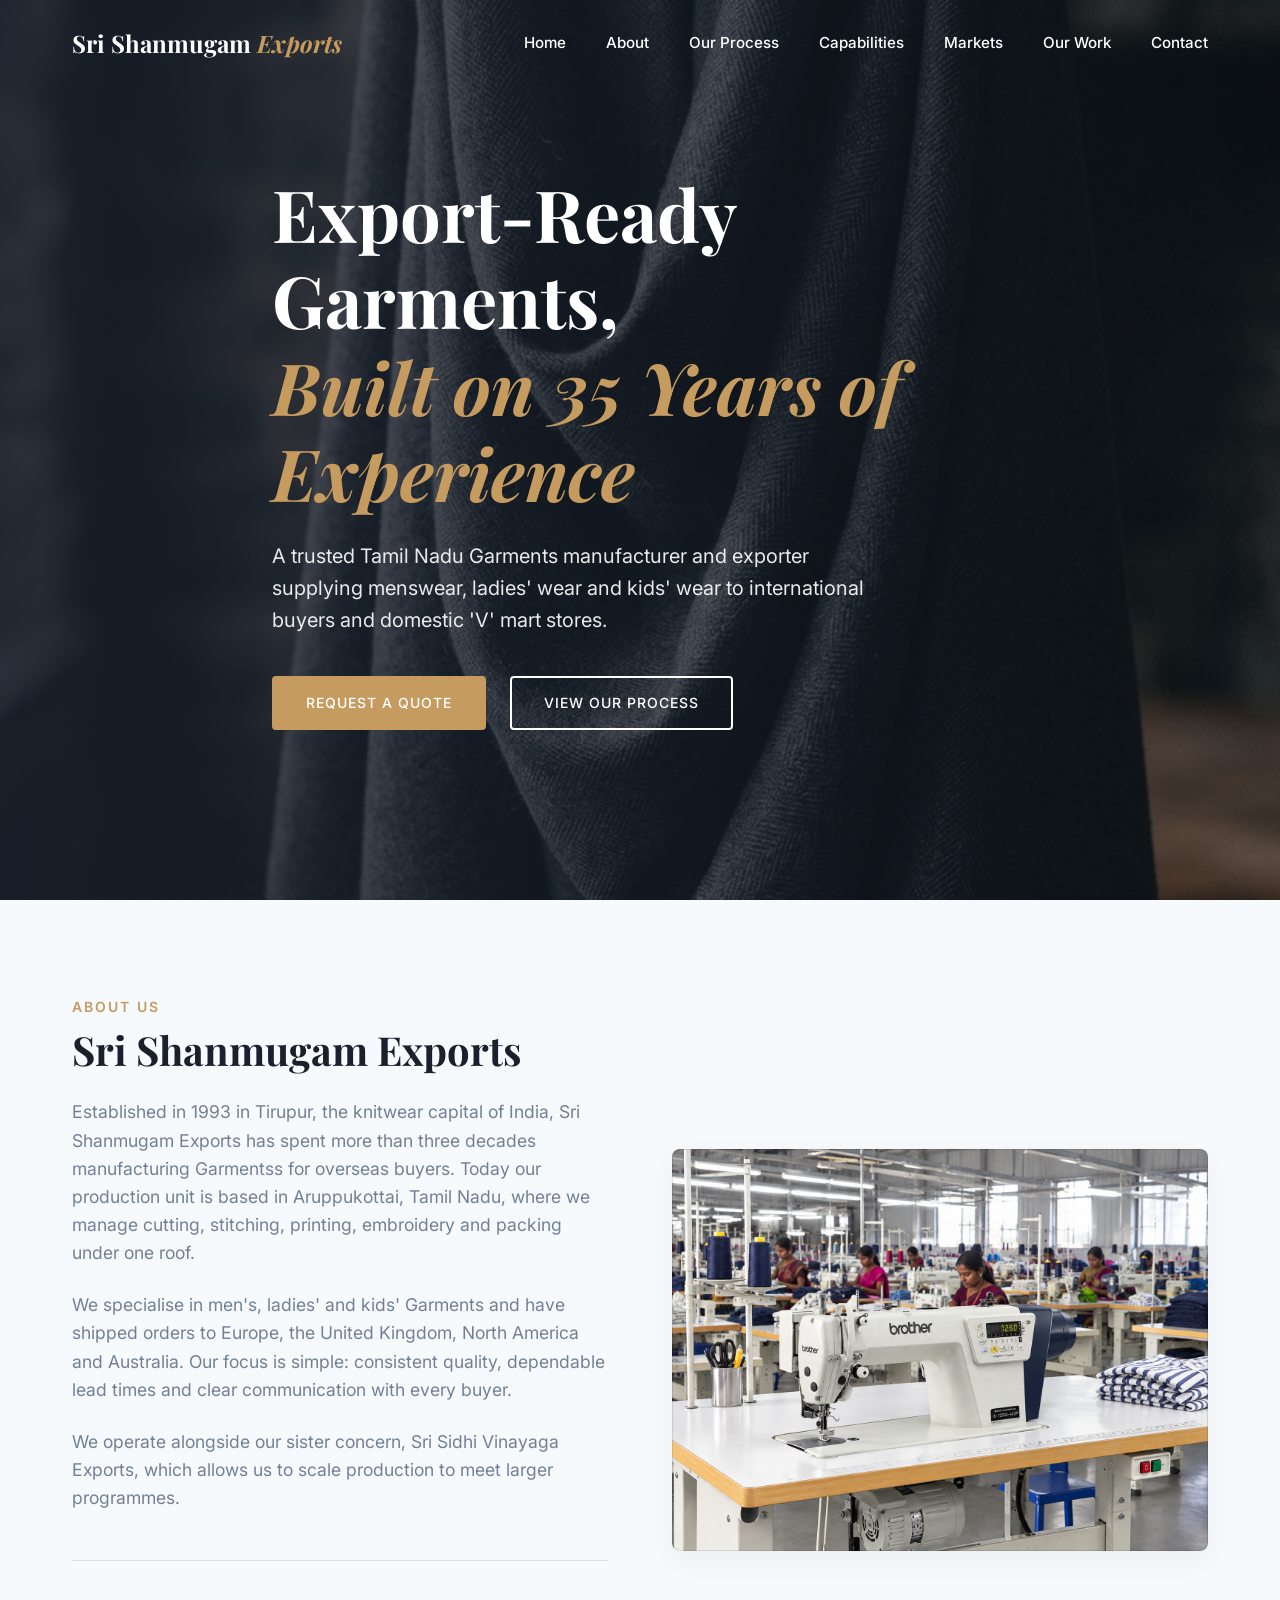
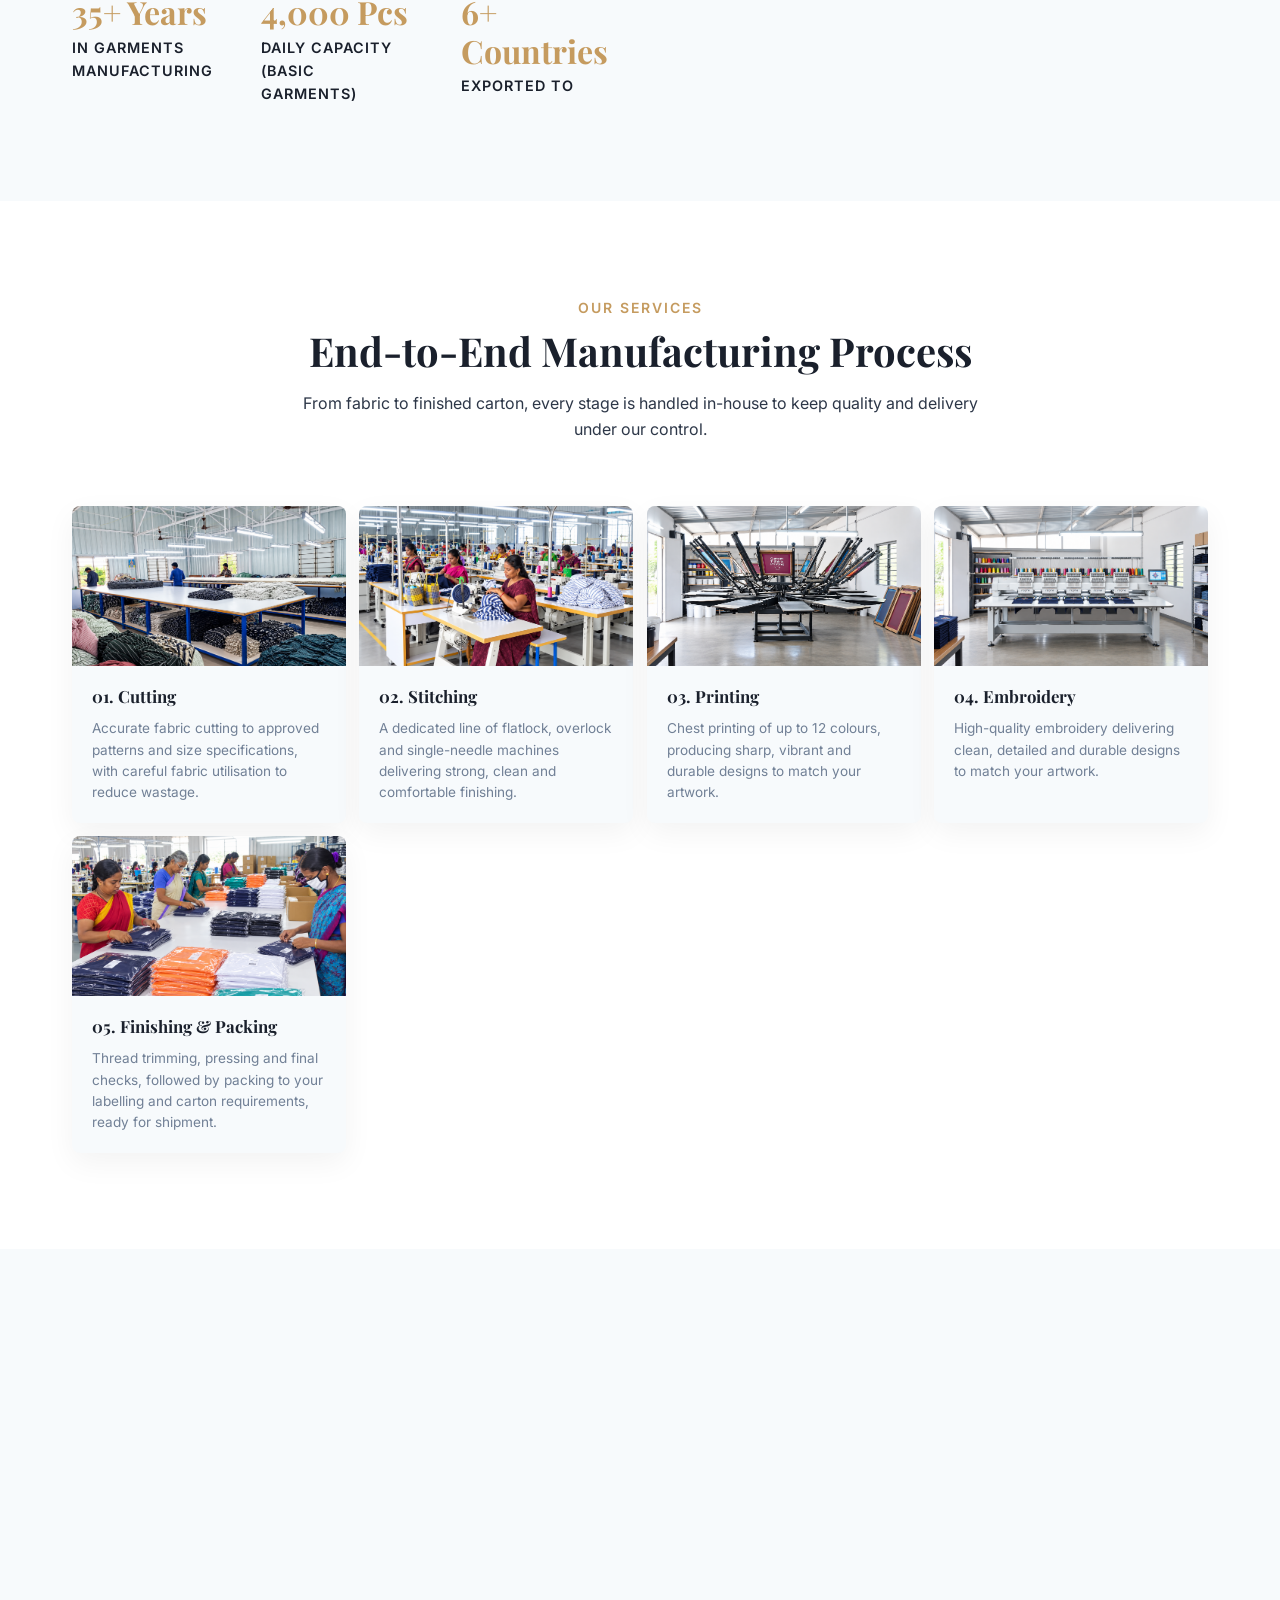
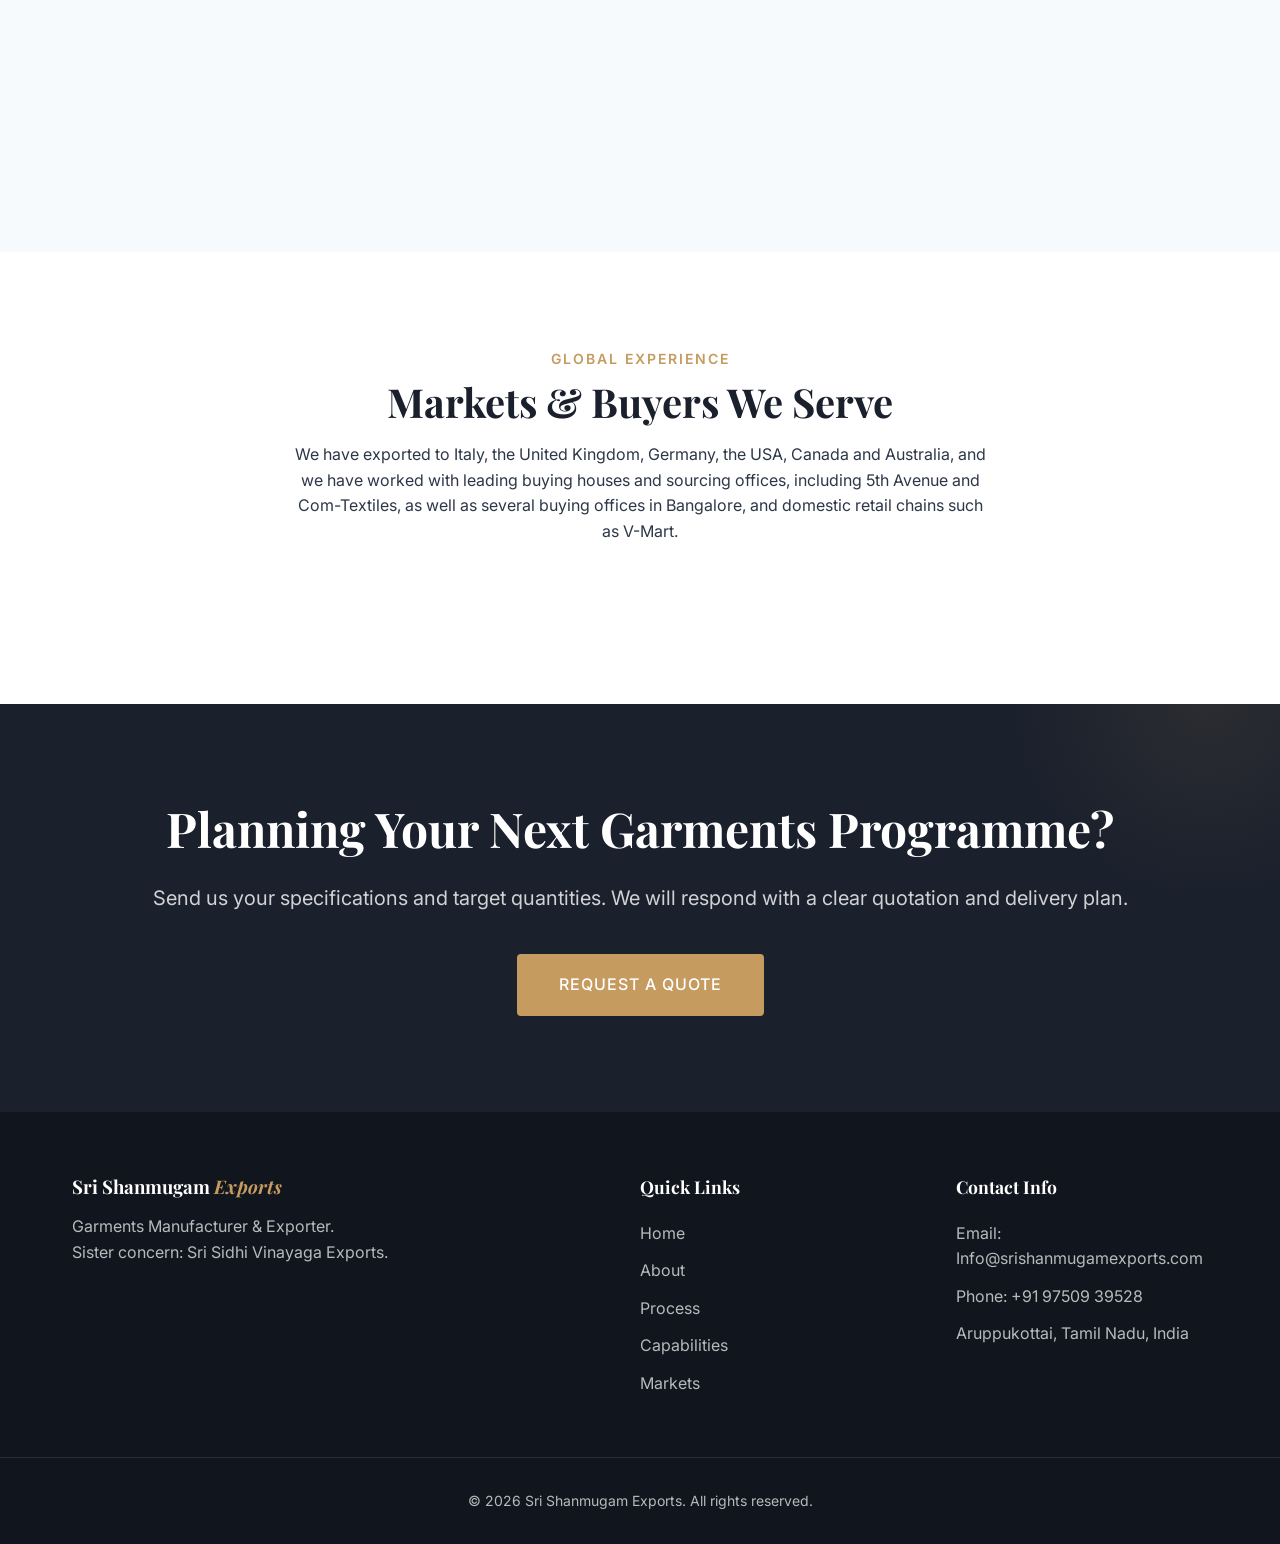
<file: index.html>
<!DOCTYPE html>
<html lang="en">

<head>
    <meta charset="UTF-8">
    <meta name="viewport" content="width=device-width, initial-scale=1.0">
    <title>Sri Shanmugam Exports | Garments Manufacturer & Exporter, Tamil Nadu, India</title>
    <meta name="description" content="Sri Shanmugam Exports is a Tamil Nadu Garments manufacturer and exporter with 30+ years of experience. Menswear, ladies' wear and kids' wear. Capacity of 4,000 Garments per day.">
    <link rel="preconnect" href="https://fonts.googleapis.com">
    <link rel="preconnect" href="https://fonts.gstatic.com" crossorigin>
    <link
        href="https://fonts.googleapis.com/css2?family=Inter:wght@300;400;500;600;700&family=Playfair+Display:ital,wght@0,600;1,600&display=swap"
        rel="stylesheet">
    <link rel="stylesheet" href="styles.css">
</head>

<body>

    <header id="main-header">
        <div class="container header-container">
            <div class="logo">
                <a href="#">Sri Shanmugam <span>Exports</span></a>
            </div>
            <nav>
                <ul class="nav-links">
                    <li><a href="#home">Home</a></li>
                    <li><a href="#about">About</a></li>
                    <li><a href="#process">Our Process</a></li>
                    <li><a href="#capabilities">Capabilities</a></li>
                    <li><a href="#markets">Markets</a></li>
                    <li><a href="gallery.html">Our Work</a></li>
                    <li><a href="contact.html">Contact</a></li>
                </ul>
            </nav>
            <div class="mobile-menu-btn">
                <span></span>
                <span></span>
                <span></span>
            </div>
        </div>
    </header>

    <main>
        <section id="home" class="hero">
            <div class="hero-bg">
                <img src="assets/hero_bg.png" alt="Premium fabric texture">
                <div class="overlay"></div>
            </div>
            <div class="container hero-content fade-in-up">
                <h1>Export-Ready Garments, <br><span>Built on 35 Years of Experience</span></h1>
                <p>A trusted Tamil Nadu Garments manufacturer and exporter supplying menswear, ladies' wear and
                    kids' wear to international buyers and domestic 'V' mart stores.</p>
                <div class="hero-btns">
                    <a href="contact.html" class="btn btn-primary">Request a Quote</a>
                    <a href="#process" class="btn btn-outline">View Our Process</a>
                </div>
            </div>
        </section>

        <section id="about" class="about section-padding">
            <div class="container">
                <div class="about-grid">
                    <div class="about-text fade-in-left">
                        <span class="subtitle">About Us</span>
                        <h2>Sri Shanmugam Exports</h2>
                        <p>Established in 1993 in Tirupur, the knitwear capital of India, Sri Shanmugam Exports has
                            spent more than three decades manufacturing Garmentss for overseas buyers. Today our
                            production unit is based in Aruppukottai, Tamil Nadu, where we manage cutting, stitching,
                            printing, embroidery and packing under one roof.</p>
                        <p>We specialise in men's, ladies' and kids' Garments and have shipped orders to Europe, the
                            United Kingdom, North America and Australia. Our focus is simple: consistent quality,
                            dependable lead times and clear communication with every buyer.</p>
                        <p>We operate alongside our sister concern, Sri Sidhi Vinayaga Exports, which allows us to
                            scale production to meet larger programmes.</p>
                        <div class="stats">
                            <div class="stat-item">
                                <h3>35+ Years</h3>
                                <p>In Garments Manufacturing</p>
                            </div>
                            <div class="stat-item">
                                <h3>4,000 Pcs</h3>
                                <p>Daily Capacity (Basic Garments)</p>
                            </div>
                            <div class="stat-item">
                                <h3>6+ Countries</h3>
                                <p>Exported To</p>
                            </div>
                        </div>
                    </div>
                    <div class="about-image fade-in-right">
                        <div class="image-wrapper">
                            <img src="assets/tshirt_stitching.png" alt="Garments stitching at Sri Shanmugam Exports">
                        </div>
                    </div>
                </div>
            </div>
        </section>

        <section id="process" class="process section-padding bg-light">
            <div class="container">
                <div class="section-header text-center fade-in-up">
                    <span class="subtitle">Our Services</span>
                    <h2>End-to-End Manufacturing Process</h2>
                    <p>From fabric to finished carton, every stage is handled in-house to keep quality and delivery
                        under our control.</p>
                </div>

                <div class="process-grid manufacturing-process-grid">
                    <div class="process-card fade-in-up" style="transition-delay: 0.1s;">
                        <div class="card-image">
                            <img src="assets/tshirt_cutting.png" alt="Fabric cutting">
                        </div>
                        <div class="card-content">
                            <h3>01. Cutting</h3>
                            <p>Accurate fabric cutting to approved patterns and size specifications, with careful
                                fabric utilisation to reduce wastage.</p>
                        </div>
                    </div>

                    <div class="process-card fade-in-up" style="transition-delay: 0.2s;">
                        <div class="card-image">
                            <img src="assets/tshirt_stitching1.png" alt="Stitching">
                        </div>
                        <div class="card-content">
                            <h3>02. Stitching</h3>
                            <p>A dedicated line of flatlock, overlock and single-needle machines delivering strong,
                                clean and comfortable finishing.</p>
                        </div>
                    </div>

                    <div class="process-card fade-in-up" style="transition-delay: 0.3s;">
                        <div class="card-image">
                            <img src="assets/tshirt_printing.png" alt="Chest printing">
                        </div>
                        <div class="card-content">
                            <h3>03. Printing</h3>
                            <p>Chest printing of up to 12 colours, producing sharp, vibrant and durable designs to
                                match your artwork.</p>
                        </div>
                    </div>

                     <div class="process-card fade-in-up" style="transition-delay: 0.3s;">
                        <div class="card-image">
                            <img src="assets/tshirt_embroidery.png" alt="Embroidery">
                        </div>
                        <div class="card-content">
                            <h3>04. Embroidery</h3>
                            <p>
                                High-quality embroidery delivering clean, detailed and durable designs to match your artwork.
                            </p>
                        </div>
                    </div>

                    <div class="process-card fade-in-up" style="transition-delay: 0.4s;">
                        <div class="card-image">
                            <img src="assets/tshirt_packing.png" alt="Finishing and packing">
                        </div>
                        <div class="card-content">
                            <h3>05. Finishing & Packing</h3>
                            <p>Thread trimming, pressing and final checks, followed by packing to your labelling and
                                carton requirements, ready for shipment.</p>
                        </div>
                    </div>
                </div>
            </div>
        </section>

        <section id="capabilities" class="process section-padding">
            <div class="container">
                <div class="section-header text-center fade-in-up">
                    <span class="subtitle">Capabilities</span>
                    <h2>Production Capacity & Equipment</h2>
                    <p>Our facility is equipped to handle regular and repeat programmes in men's, ladies' and kids'
                        Garments.</p>
                </div>

                <div class="process-grid">
                    <div class="process-card fade-in-up">
                        <div class="card-content">
                            <h3>Stitching Line</h3>
                            <p>20 flatlock machines<br>40 overlock machines<br>15 Singer lockstitch machines</p>
                        </div>
                    </div>
                    <div class="process-card fade-in-up">
                        <div class="card-content">
                            <h3>Finishing</h3>
                            <p>2 thread trimming machines<br>3 ironing tables</p>
                        </div>
                    </div>
                    <div class="process-card fade-in-up">
                        <div class="card-content">
                            <h3>Printing and Embroidery</h3>
                            <p>12-colour manual chest printing unit</p>
                        </div>
                    </div>
                    <div class="process-card fade-in-up">
                        <div class="card-content">
                            <h3>Product Range</h3>
                            <p>Men's wear, ladies' wear and kids' wear. Capacity of 4,000 pieces per day on basic
                                Garments.</p>
                        </div>
                    </div>
                </div>
            </div>
        </section>

        <section id="markets" class="process section-padding bg-light">
            <div class="container">
                <div class="section-header text-center fade-in-up">
                    <span class="subtitle">Global Experience</span>
                    <h2>Markets & Buyers We Serve</h2>
                    <p>We have exported to Italy, the United Kingdom, Germany, the USA, Canada and Australia, and
                        we have worked with leading buying houses and sourcing offices, including 5th Avenue and
                        Com-Textiles, as well as several buying offices in Bangalore, and domestic retail chains such as V-Mart.</p>
                </div>
            </div>
        </section>

        <section id="contact" class="cta section-padding">
            <div class="container text-center fade-in-up">
                <h2>Planning Your Next Garments Programme?</h2>
                <p>Send us your specifications and target quantities. We will respond with a clear quotation and
                    delivery plan.</p>
                <a href="contact.html" class="btn btn-primary btn-large">Request a Quote</a>
            </div>
        </section>
    </main>

    <footer>
        <div class="container footer-content">
            <div class="footer-brand">
                <h3>Sri Shanmugam <span>Exports</span></h3>
                <p>Garments Manufacturer & Exporter.<br>Sister concern: Sri Sidhi Vinayaga Exports.</p>
            </div>
            <div class="footer-links">
                <h4>Quick Links</h4>
                <ul>
                    <li><a href="#home">Home</a></li>
                    <li><a href="#about">About</a></li>
                    <li><a href="#process">Process</a></li>
                    <li><a href="#capabilities">Capabilities</a></li>
                    <li><a href="#markets">Markets</a></li>
                </ul>
            </div>
            <div class="footer-contact">
                <h4>Contact Info</h4>
                <p>Email: Info@srishanmugamexports.com</p>
                <p>Phone: +91 97509 39528</p>
                <p>Aruppukottai, Tamil Nadu, India</p>
            </div>
        </div>
        <div class="footer-bottom text-center">
            <p>&copy; 2026 Sri Shanmugam Exports. All rights reserved.</p>
        </div>
    </footer>

    <script src="script.js"></script>
</body>

</html>
</file>
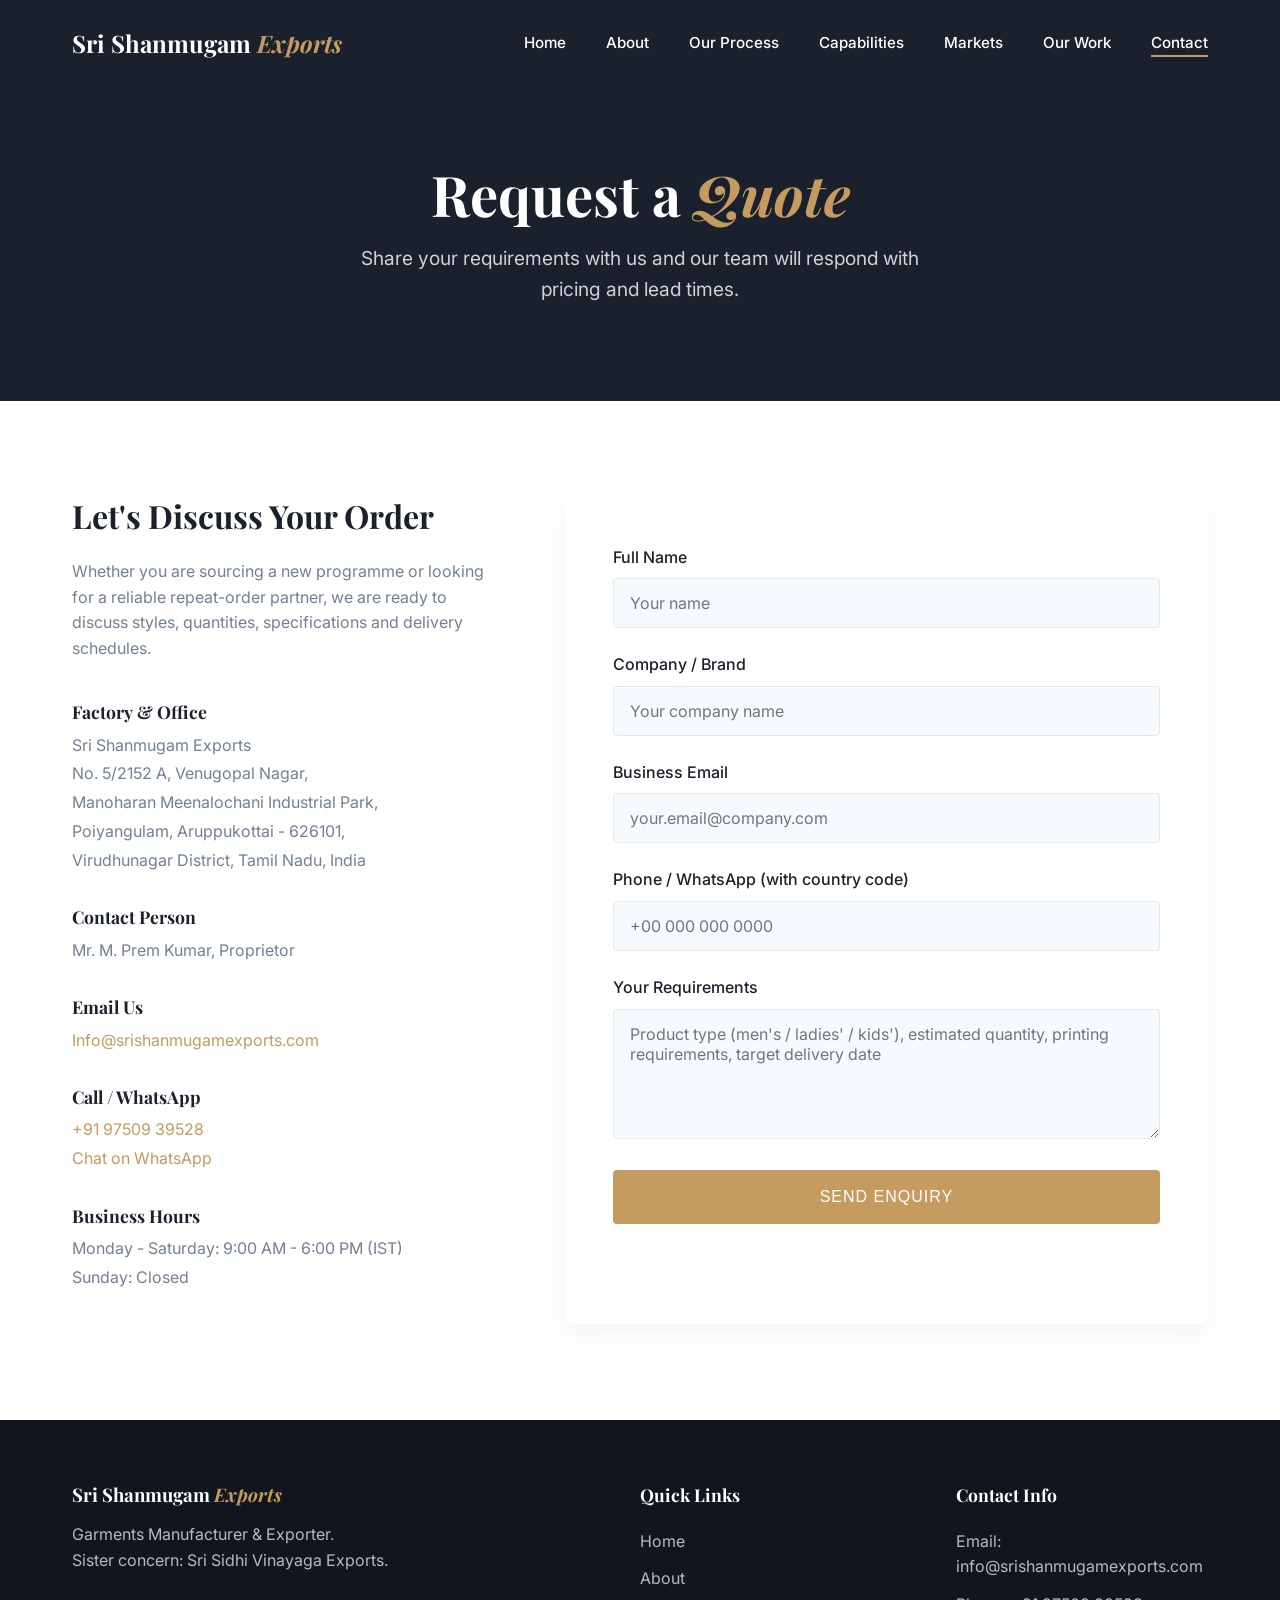
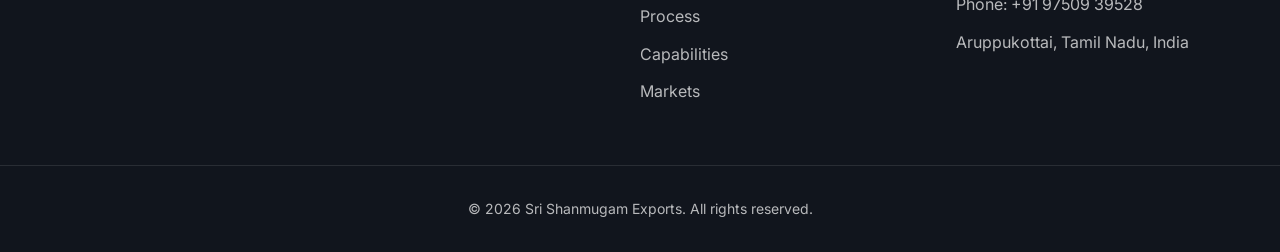
<file: contact.html>
<!DOCTYPE html>
<html lang="en">

<head>
    <meta charset="UTF-8">
    <meta name="viewport" content="width=device-width, initial-scale=1.0">
    <title>Contact & Request a Quote | Sri Shanmugam Exports</title>
    <meta name="description" content="Contact Sri Shanmugam Exports, Garments manufacturer and exporter in Aruppukottai, Tamil Nadu. Request a quotation for men's, ladies' and kids' wear.">
    <link rel="preconnect" href="https://fonts.googleapis.com">
    <link rel="preconnect" href="https://fonts.gstatic.com" crossorigin>
    <link
        href="https://fonts.googleapis.com/css2?family=Inter:wght@300;400;500;600;700&family=Playfair+Display:ital,wght@0,600;1,600&display=swap"
        rel="stylesheet">
    <link rel="stylesheet" href="styles.css">
</head>

<body>

    <header id="main-header" class="scrolled">
        <div class="container header-container">
            <div class="logo">
                <a href="index.html">Sri Shanmugam <span>Exports</span></a>
            </div>
            <nav>
                <ul class="nav-links">
                    <li><a href="index.html#home">Home</a></li>
                    <li><a href="index.html#about">About</a></li>
                    <li><a href="index.html#process">Our Process</a></li>
                    <li><a href="index.html#capabilities">Capabilities</a></li>
                    <li><a href="index.html#markets">Markets</a></li>
                    <li><a href="gallery.html">Our Work</a></li>
                    <li><a href="contact.html" class="active">Contact</a></li>
                </ul>
            </nav>
            <div class="mobile-menu-btn">
                <span></span>
                <span></span>
                <span></span>
            </div>
        </div>
    </header>

    <main>
        <section class="page-header text-center">
            <div class="container fade-in-up">
                <h1>Request a <span>Quote</span></h1>
                <p>Share your requirements with us and our team will respond with pricing and lead times.</p>
            </div>
        </section>

        <section class="contact-page section-padding bg-light">
            <div class="container">
                <div class="contact-grid">
                    <div class="contact-info fade-in-left">
                        <h2>Let's Discuss Your Order</h2>
                        <p>Whether you are sourcing a new programme or looking for a reliable repeat-order partner, we
                            are ready to discuss styles, quantities, specifications and delivery schedules.</p>

                        <div class="info-block">
                            <h4>Factory & Office</h4>
                            <p>Sri Shanmugam Exports<br>No. 5/2152 A, Venugopal Nagar,<br>Manoharan Meenalochani
                                Industrial Park,<br>Poiyangulam, Aruppukottai - 626101,<br>Virudhunagar District, Tamil
                                Nadu, India</p>
                        </div>

                        <div class="info-block">
                            <h4>Contact Person</h4>
                            <p>Mr. M. Prem Kumar, Proprietor</p>
                        </div>

                        <div class="info-block">
                            <h4>Email Us</h4>
                            <p><a href="mailto:info@srishanmugamexports.com">Info@srishanmugamexports.com</a>
                            </p>
                        </div>

                        <div class="info-block">
                            <h4>Call / WhatsApp</h4>
                            <p><a href="tel:+919750939528">+91 97509 39528</a><br>
                                <a href="https://wa.me/919750939528">Chat on WhatsApp</a></p>
                        </div>

                        <div class="info-block">
                            <h4>Business Hours</h4>
                            <p>Monday - Saturday: 9:00 AM - 6:00 PM (IST)<br>Sunday: Closed</p>
                        </div>
                    </div>

                    <div class="contact-form-container fade-in-right">
                        <form class="contact-form" action="https://api.web3forms.com/submit" method="POST">
<input type="hidden" name="access_key" value="ae63b1ae-948b-40a2-a4ed-83e2e1edb060">
<input type="hidden" name="subject" value="New enquiry from srishanmugamexports.com">
<input type="hidden" name="from_name" value="Sri Shanmugam Exports Website">
<input type="hidden" name="redirect" value="https://srishanmugamexports.com/thanks.html">
<input type="checkbox" name="botcheck" style="display:none" tabindex="-1" autocomplete="off">
                            <div class="form-group">
                                <label for="name">Full Name</label>
                                <input type="text" id="name" name="name" required placeholder="Your name">
                            </div>

                            <div class="form-group">
                                <label for="company">Company / Brand</label>
                                <input type="text" id="company" name="company" placeholder="Your company name">
                            </div>

                            <div class="form-group">
                                <label for="email">Business Email</label>
                                <input type="email" id="email" name="email" required
                                    placeholder="your.email@company.com">
                            </div>

                            <div class="form-group">
                                <label for="phone">Phone / WhatsApp (with country code)</label>
                                <input type="tel" id="phone" name="phone" placeholder="+00 000 000 0000">
                            </div>

                            <div class="form-group">
                                <label for="message">Your Requirements</label>
                                <textarea id="message" name="message" rows="5" required
                                    placeholder="Product type (men's / ladies' / kids'), estimated quantity, printing requirements, target delivery date"></textarea>
                            </div>

                            <button type="submit" class="btn btn-primary btn-large" style="width: 100%;">Send
                                Enquiry</button>
                        </form>
                    </div>
                </div>
            </div>
        </section>
    </main>

    <footer>
        <div class="container footer-content">
            <div class="footer-brand">
                <h3>Sri Shanmugam <span>Exports</span></h3>
                <p>Garments Manufacturer & Exporter.<br>Sister concern: Sri Sidhi Vinayaga Exports.</p>
            </div>
            <div class="footer-links">
                <h4>Quick Links</h4>
                <ul>
                    <li><a href="index.html#home">Home</a></li>
                    <li><a href="index.html#about">About</a></li>
                    <li><a href="index.html#process">Process</a></li>
                    <li><a href="index.html#capabilities">Capabilities</a></li>
                    <li><a href="index.html#markets">Markets</a></li>
                </ul>
            </div>
            <div class="footer-contact">
                <h4>Contact Info</h4>
                <p>Email: info@srishanmugamexports.com</p>
                <p>Phone: +91 97509 39528</p>
                <p>Aruppukottai, Tamil Nadu, India</p>
            </div>
        </div>
        <div class="footer-bottom text-center">
            <p>&copy; 2026 Sri Shanmugam Exports. All rights reserved.</p>
        </div>
    </footer>

    <script src="script.js"></script>
</body>

</html>
</file>
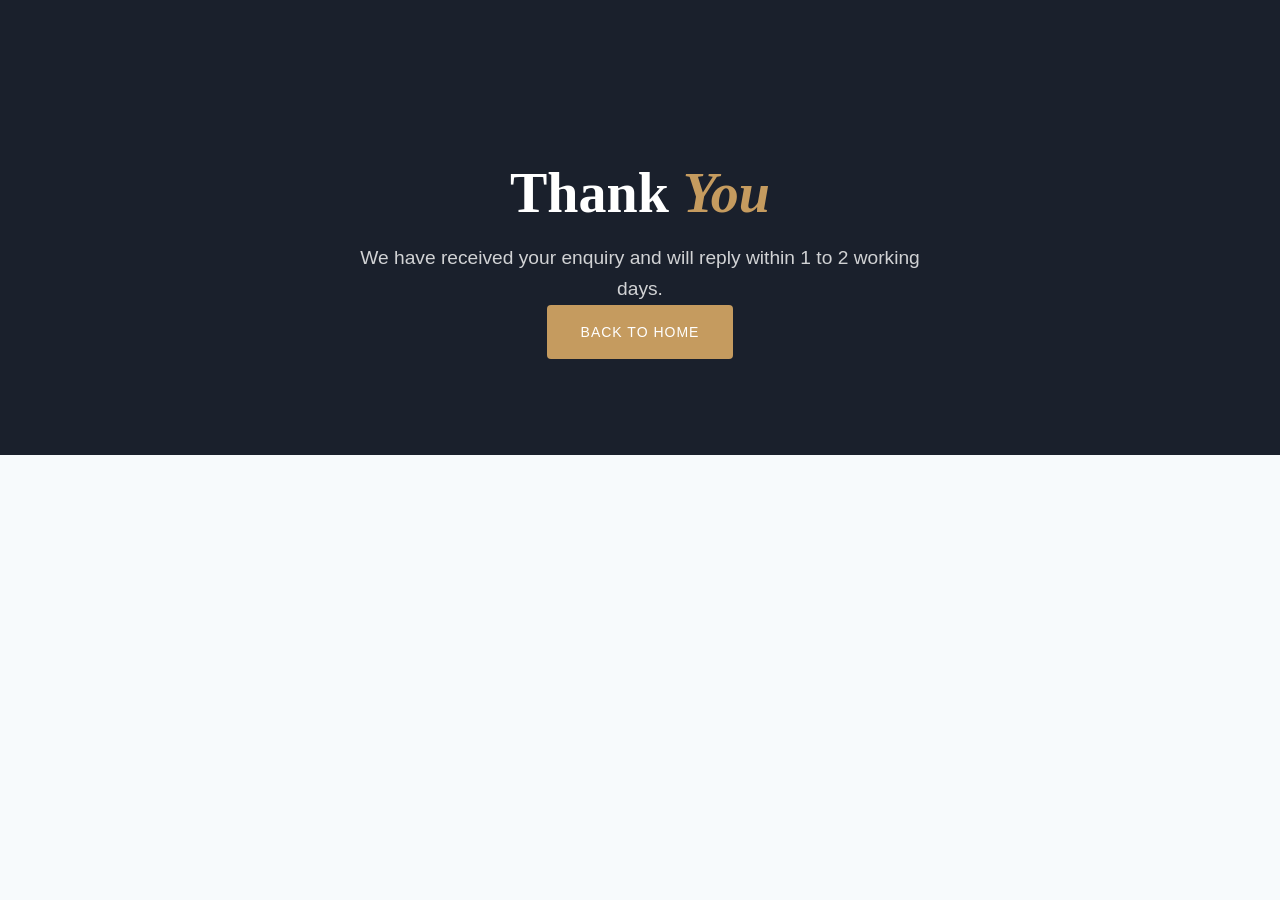
<file: thanks.html>
<!DOCTYPE html>
<html lang="en">
<head>
    <meta charset="UTF-8">
    <meta name="viewport" content="width=device-width, initial-scale=1.0">
    <title>Thank You | Sri Shanmugam Exports</title>
    <link rel="stylesheet" href="styles.css">
</head>
<body>
    <section class="page-header text-center">
        <div class="container">
            <h1>Thank <span>You</span></h1>
            <p>We have received your enquiry and will reply within 1 to 2 working days.</p>
            <p><a href="index.html" class="btn btn-primary">Back to Home</a></p>
        </div>
    </section>
</body>
</html>
</file>
<file: styles.css>
:root {
    /* Color Palette */
    --color-primary: #1A202C; /* Deep Slate/Navy */
    --color-secondary: #2D3748;
    --color-accent: #C59B5F; /* Soft Gold/Bronze */
    --color-accent-hover: #A37F4C;
    --color-light: #F7FAFC;
    --color-white: #FFFFFF;
    --color-text-main: #2D3748;
    --color-text-muted: #718096;
    
    /* Typography */
    --font-heading: 'Playfair Display', serif;
    --font-body: 'Inter', sans-serif;
    
    /* Spacing & Layout */
    --transition: all 0.3s cubic-bezier(0.25, 0.8, 0.25, 1);
    --border-radius: 8px;
    --box-shadow: 0 10px 30px rgba(0, 0, 0, 0.05);
    --box-shadow-hover: 0 15px 40px rgba(0, 0, 0, 0.1);
}

* {
    margin: 0;
    padding: 0;
    box-sizing: border-box;
}

html {
    scroll-behavior: smooth;
}

body {
    font-family: var(--font-body);
    color: var(--color-text-main);
    background-color: var(--color-light);
    line-height: 1.6;
    overflow-x: hidden;
}

h1, h2, h3, h4, h5, h6 {
    font-family: var(--font-heading);
    color: var(--color-primary);
    line-height: 1.2;
    margin-bottom: 1rem;
}

a {
    text-decoration: none;
    color: inherit;
    transition: var(--transition);
}

ul {
    list-style: none;
}

img {
    max-width: 100%;
    height: auto;
    display: block;
}

.container {
    max-width: 1200px;
    margin: 0 auto;
    padding: 0 2rem;
}

.section-padding {
    padding: 6rem 0;
}

.text-center {
    text-align: center;
}

.bg-light {
    background-color: var(--color-white);
}

/* Typography Utilities */
.subtitle {
    display: block;
    color: var(--color-accent);
    text-transform: uppercase;
    letter-spacing: 2px;
    font-size: 0.875rem;
    font-weight: 600;
    margin-bottom: 0.5rem;
}

/* Buttons */
.btn {
    display: inline-block;
    padding: 0.875rem 2rem;
    border-radius: 4px;
    font-weight: 500;
    text-transform: uppercase;
    letter-spacing: 1px;
    font-size: 0.875rem;
    cursor: pointer;
    border: 2px solid transparent;
}

.btn-primary {
    background-color: var(--color-accent);
    color: var(--color-white);
}

.btn-primary:hover {
    background-color: var(--color-accent-hover);
    transform: translateY(-2px);
}

.btn-outline {
    background-color: transparent;
    color: var(--color-white);
    border-color: var(--color-white);
}

.btn-outline:hover {
    background-color: var(--color-white);
    color: var(--color-primary);
    transform: translateY(-2px);
}

.btn-large {
    padding: 1rem 2.5rem;
    font-size: 1rem;
}

/* Header & Navigation */
header {
    position: fixed;
    top: 0;
    left: 0;
    width: 100%;
    z-index: 1000;
    padding: 1.5rem 0;
    transition: var(--transition);
}

header.scrolled {
    background-color: var(--color-white);
    padding: 1rem 0;
    box-shadow: 0 2px 20px rgba(0, 0, 0, 0.05);
}

header.scrolled .logo a,
header.scrolled .nav-links a {
    color: var(--color-primary);
}

header.scrolled .mobile-menu-btn span {
    background-color: var(--color-primary);
}

.header-container {
    display: flex;
    justify-content: space-between;
    align-items: center;
}

.logo a {
    font-family: var(--font-heading);
    font-size: 1.5rem;
    font-weight: 700;
    color: var(--color-white);
}

.logo span {
    color: var(--color-accent);
    font-style: italic;
}

.nav-links {
    display: flex;
    gap: 2.5rem;
}

.nav-links a {
    color: var(--color-white);
    font-size: 0.95rem;
    font-weight: 500;
    position: relative;
}

.nav-links a::after {
    content: '';
    position: absolute;
    bottom: -5px;
    left: 0;
    width: 0;
    height: 2px;
    background-color: var(--color-accent);
    transition: var(--transition);
}

.nav-links a:hover::after {
    width: 100%;
}

.mobile-menu-btn {
    display: none;
    flex-direction: column;
    gap: 6px;
    cursor: pointer;
}

.mobile-menu-btn span {
    width: 30px;
    height: 2px;
    background-color: var(--color-white);
    transition: var(--transition);
}

/* Hero Section */
.hero {
    position: relative;
    height: 100vh;
    display: flex;
    align-items: center;
    overflow: hidden;
}

.hero-bg {
    position: absolute;
    top: 0;
    left: 0;
    width: 100%;
    height: 100%;
    z-index: -1;
}

.hero-bg img {
    width: 100%;
    height: 100%;
    object-fit: cover;
    transform: scale(1.05);
    animation: slowZoom 20s infinite alternate;
}

.overlay {
    position: absolute;
    top: 0;
    left: 0;
    width: 100%;
    height: 100%;
    background: linear-gradient(to right, rgba(26, 32, 44, 0.9) 0%, rgba(26, 32, 44, 0.4) 100%);
}

.hero-content {
    max-width: 800px;
}

.hero-content h1 {
    color: var(--color-white);
    font-size: 4.5rem;
    margin-bottom: 1.5rem;
}

.hero-content h1 span {
    color: var(--color-accent);
    font-style: italic;
}

.hero-content p {
    color: rgba(255, 255, 255, 0.9);
    font-size: 1.25rem;
    margin-bottom: 2.5rem;
    max-width: 600px;
}

.hero-btns {
    display: flex;
    gap: 1.5rem;
}

/* About Section */
.about-grid {
    display: grid;
    grid-template-columns: 1fr 1fr;
    gap: 4rem;
    align-items: center;
}

.about-text h2 {
    font-size: 2.5rem;
    margin-bottom: 1.5rem;
}

.about-text p {
    color: var(--color-text-muted);
    margin-bottom: 1.5rem;
    font-size: 1.1rem;
}

.stats {
    display: flex;
    gap: 3rem;
    margin-top: 3rem;
    padding-top: 2rem;
    border-top: 1px solid rgba(0, 0, 0, 0.1);
}

.stat-item h3 {
    font-size: 2rem;
    color: var(--color-accent);
    margin-bottom: 0.25rem;
}

.stat-item p {
    font-size: 0.9rem;
    color: var(--color-primary);
    text-transform: uppercase;
    letter-spacing: 1px;
    font-weight: 600;
    margin-bottom: 0;
}

.image-wrapper {
    position: relative;
    border-radius: var(--border-radius);
    overflow: hidden;
    box-shadow: var(--box-shadow);
}

.image-wrapper::after {
    content: '';
    position: absolute;
    top: 0;
    left: 0;
    width: 100%;
    height: 100%;
    box-shadow: inset 0 0 0 1px rgba(0,0,0,0.1);
    border-radius: var(--border-radius);
    pointer-events: none;
}

.image-wrapper img {
    transition: transform 0.5s ease;
}

.image-wrapper:hover img {
    transform: scale(1.05);
}

/* Process Section */
.section-header {
    margin-bottom: 4rem;
    max-width: 700px;
    margin-left: auto;
    margin-right: auto;
}

.section-header h2 {
    font-size: 2.5rem;
}

.process-grid {
    display: grid;
    grid-template-columns: repeat(auto-fit, minmax(250px, 1fr));
    gap: 1rem;
}

/* Keep the five manufacturing stages in one row on desktop. */
.manufacturing-process-grid {
    grid-template-columns: repeat(5, minmax(0, 1fr));
    gap: 0.85rem;
    align-items: stretch;
}

.manufacturing-process-grid .card-image {
    height: 160px;
}

.manufacturing-process-grid .card-content {
    padding: 1.25rem;
}

.manufacturing-process-grid .card-content h3 {
    font-size: 1.05rem;
    margin-bottom: 0.75rem;
}

.manufacturing-process-grid .card-content p {
    font-size: 0.85rem;
    line-height: 1.55;
}

.process-card {
    background-color: var(--color-light);
    border-radius: var(--border-radius);
    overflow: hidden;
    box-shadow: var(--box-shadow);
    transition: var(--transition);
}

.process-card:hover {
    transform: translateY(-10px);
    box-shadow: var(--box-shadow-hover);
}

.card-image {
    height: 200px;
    overflow: hidden;
}

.card-image img {
    width: 100%;
    height: 100%;
    object-fit: cover;
    transition: transform 0.5s ease;
}

.process-card:hover .card-image img {
    transform: scale(1.1);
}

.card-content {
    padding: 2rem;
}

.card-content h3 {
    font-size: 1.25rem;
    margin-bottom: 1rem;
    color: var(--color-primary);
}

.card-content p {
    color: var(--color-text-muted);
    font-size: 0.95rem;
}

/* CTA Section */
.cta {
    background-color: var(--color-primary);
    color: var(--color-white);
    position: relative;
    overflow: hidden;
}

.cta::before {
    content: '';
    position: absolute;
    top: -50%;
    right: -10%;
    width: 400px;
    height: 400px;
    background: radial-gradient(circle, rgba(197, 155, 95, 0.1) 0%, rgba(255,255,255,0) 70%);
    border-radius: 50%;
}

.cta h2 {
    color: var(--color-white);
    font-size: 3rem;
    margin-bottom: 1.5rem;
}

.cta p {
    color: rgba(255, 255, 255, 0.8);
    font-size: 1.25rem;
    margin-bottom: 2.5rem;
}

/* Footer */
footer {
    background-color: #11151d;
    color: rgba(255, 255, 255, 0.7);
    padding: 4rem 0 2rem;
}

.footer-content {
    display: grid;
    grid-template-columns: 2fr 1fr 1fr;
    gap: 4rem;
    margin-bottom: 3rem;
}

.footer-brand h3 {
    color: var(--color-white);
    font-family: var(--font-heading);
    margin-bottom: 1rem;
}

.footer-brand span {
    color: var(--color-accent);
    font-style: italic;
}

.footer-links h4, .footer-contact h4 {
    color: var(--color-white);
    margin-bottom: 1.5rem;
    font-size: 1.1rem;
}

.footer-links ul li {
    margin-bottom: 0.75rem;
}

.footer-links a:hover {
    color: var(--color-accent);
}

.footer-contact p {
    margin-bottom: 0.75rem;
}

.footer-bottom {
    padding-top: 2rem;
    border-top: 1px solid rgba(255, 255, 255, 0.1);
    font-size: 0.875rem;
}

/* Animations & Micro-interactions */
@keyframes slowZoom {
    0% { transform: scale(1); }
    100% { transform: scale(1.1); }
}

.fade-in-up {
    opacity: 0;
    transform: translateY(30px);
    transition: opacity 0.8s ease, transform 0.8s ease;
}

.fade-in-left {
    opacity: 0;
    transform: translateX(-30px);
    transition: opacity 0.8s ease, transform 0.8s ease;
}

.fade-in-right {
    opacity: 0;
    transform: translateX(30px);
    transition: opacity 0.8s ease, transform 0.8s ease;
}

.is-visible {
    opacity: 1;
    transform: translate(0);
}

/* Responsive Design */
@media (max-width: 992px) {
    .about-grid {
        grid-template-columns: 1fr;
        gap: 3rem;
    }

    .manufacturing-process-grid {
        grid-template-columns: repeat(3, minmax(0, 1fr));
    }
    
    .hero-content h1 {
        font-size: 3.5rem;
    }
}

@media (max-width: 768px) {
    .manufacturing-process-grid {
        grid-template-columns: repeat(2, minmax(0, 1fr));
    }

    .nav-links {
        display: none;
    }
    
    .mobile-menu-btn {
        display: flex;
    }
    
    .hero-content h1 {
        font-size: 2.8rem;
    }
    
    .hero-btns {
        flex-direction: column;
        gap: 1rem;
    }
    
    .hero-btns .btn {
        width: 100%;
        text-align: center;
    }
    
    .footer-content {
        grid-template-columns: 1fr;
        gap: 2rem;
    }
}

/* Contact Page Styles */
.page-header {
    background-color: var(--color-primary);
    color: var(--color-white);
    padding: 10rem 0 6rem;
    position: relative;
}

.page-header h1 {
    color: var(--color-white);
    font-size: 3.5rem;
    margin-bottom: 1rem;
}

.page-header h1 span {
    color: var(--color-accent);
    font-style: italic;
}

.page-header p {
    font-size: 1.2rem;
    color: rgba(255, 255, 255, 0.8);
    max-width: 600px;
    margin: 0 auto;
}

.contact-grid {
    display: grid;
    grid-template-columns: 1fr 1.5fr;
    gap: 4rem;
}

.contact-info h2 {
    font-size: 2rem;
    margin-bottom: 1.5rem;
}

.contact-info p {
    color: var(--color-text-muted);
    margin-bottom: 2.5rem;
}

.info-block {
    margin-bottom: 2rem;
}

.info-block h4 {
    font-size: 1.1rem;
    margin-bottom: 0.5rem;
    color: var(--color-primary);
}

.info-block p {
    color: var(--color-text-muted);
    margin-bottom: 0;
    line-height: 1.8;
}

.info-block a {
    color: var(--color-accent);
}

.info-block a:hover {
    text-decoration: underline;
}

.contact-form-container {
    background: var(--color-white);
    padding: 3rem;
    border-radius: var(--border-radius);
    box-shadow: var(--box-shadow);
}

.form-group {
    margin-bottom: 1.5rem;
}

.form-group label {
    display: block;
    margin-bottom: 0.5rem;
    font-weight: 500;
    color: var(--color-primary);
}

.form-group input,
.form-group select,
.form-group textarea {
    width: 100%;
    padding: 0.875rem 1rem;
    border: 1px solid #E2E8F0;
    border-radius: 4px;
    font-family: var(--font-body);
    font-size: 1rem;
    color: var(--color-text-main);
    transition: var(--transition);
    background-color: var(--color-light);
}

.form-group input:focus,
.form-group select:focus,
.form-group textarea:focus {
    outline: none;
    border-color: var(--color-accent);
    box-shadow: 0 0 0 3px rgba(197, 155, 95, 0.1);
}

@media (max-width: 992px) {
    .contact-grid {
        grid-template-columns: 1fr;
    }
}



@media (max-width: 480px) {
    .manufacturing-process-grid {
        grid-template-columns: 1fr;
    }
}
/* Gallery Page */
.nav-links a.active::after { width: 100%; }

.gallery-filters {
    display: flex;
    justify-content: center;
    flex-wrap: wrap;
    gap: 0.75rem;
    margin-bottom: 3rem;
}

.filter-btn {
    padding: 0.6rem 1.5rem;
    border: 1px solid #E2E8F0;
    border-radius: 999px;
    background: var(--color-white);
    color: var(--color-primary);
    font-family: var(--font-body);
    font-size: 0.9rem;
    font-weight: 500;
    cursor: pointer;
    transition: var(--transition);
}

.filter-btn:hover,
.filter-btn.active {
    background: var(--color-accent);
    border-color: var(--color-accent);
    color: var(--color-white);
}

.filter-btn:focus-visible,
.lightbox-close:focus-visible { outline: 3px solid var(--color-accent); outline-offset: 2px; }

.gallery-grid {
    display: grid;
    grid-template-columns: repeat(auto-fill, minmax(260px, 1fr));
    gap: 1.5rem;
}

.gallery-item {
    background: var(--color-light);
    border-radius: var(--border-radius);
    overflow: hidden;
    box-shadow: var(--box-shadow);
    cursor: zoom-in;
}

.gallery-item[hidden] { display: none; }

.gallery-item img {
    width: 100%;
    aspect-ratio: 4 / 5;
    object-fit: cover;
    background: #E2E8F0;
    transition: transform 0.4s ease;
}

.gallery-item:hover img { transform: scale(1.04); }
.gallery-item { overflow: hidden; }

.gallery-item figcaption {
    padding: 1rem 1.25rem 1.25rem;
    background: var(--color-white);
    position: relative;
}

.gallery-item figcaption strong {
    display: block;
    color: var(--color-primary);
    font-size: 1rem;
}

.gallery-item figcaption span {
    color: var(--color-text-muted);
    font-size: 0.875rem;
}

.gallery-empty {
    text-align: center;
    color: var(--color-text-muted);
    margin-top: 2rem;
}

.lightbox {
    position: fixed;
    inset: 0;
    z-index: 2000;
    background: rgba(17, 21, 29, 0.92);
    display: flex;
    flex-direction: column;
    align-items: center;
    justify-content: center;
    padding: 2rem;
}

.lightbox[hidden] { display: none; }

.lightbox img {
    max-width: 100%;
    max-height: 80vh;
    border-radius: var(--border-radius);
}

.lightbox-caption {
    color: rgba(255, 255, 255, 0.85);
    margin-top: 1rem;
    text-align: center;
}

.lightbox-close {
    position: absolute;
    top: 1rem;
    right: 1.5rem;
    background: none;
    border: none;
    color: var(--color-white);
    font-size: 2.5rem;
    line-height: 1;
    cursor: pointer;
}

@media (prefers-reduced-motion: reduce) {
    .gallery-item img { transition: none; }
}

/* Mobile menu open state */
@media (max-width: 768px) {
    .nav-links.open {
        display: flex;
        flex-direction: column;
        gap: 1rem;
        position: absolute;
        top: 100%;
        left: 0;
        width: 100%;
        padding: 1.5rem 2rem;
        background: var(--color-primary);
    }
}

/* ==========================================================
   MOBILE FIT — no horizontal scroll, no pinch-zoom needed
   (appended; desktop layout above is unchanged)
   ========================================================== */
html {
    -webkit-text-size-adjust: 100%;
    text-size-adjust: 100%;
    overflow-x: hidden;
}

/* Never let long words (emails, phone numbers) push the page wider than the screen */
.info-block p,
.footer-contact p,
.card-content p,
.contact-info p {
    overflow-wrap: anywhere;
}

.process-grid {
    grid-template-columns: repeat(auto-fit, minmax(min(250px, 100%), 1fr));
}

@media (max-width: 768px) {
    .container { padding: 0 1.25rem; }
    .section-padding { padding: 3.5rem 0; }

    /* Header */
    .logo a { font-size: 1.2rem; }
    header { padding: 1rem 0; }
    header.scrolled { padding: 0.75rem 0; }

    /* Menu: links were dark-on-dark on pages where the header is already "scrolled" */
    .nav-links.open { gap: 0; padding: 0.5rem 1.25rem 1rem; }
    .nav-links.open li a,
    header.scrolled .nav-links.open a {
        color: var(--color-white);
        display: block;
        padding: 0.75rem 0;
    }
    .nav-links a::after { display: none; }

    /* Hero: fit the real visible screen height (URL bar aware) */
    .hero {
        height: auto;
        min-height: 100vh;
        min-height: 100svh;
        padding: 6rem 0 3rem;
    }
    .hero-content p { font-size: 1.05rem; margin-bottom: 1.75rem; }

    /* Headings */
    .about-text h2,
    .section-header h2 { font-size: 1.9rem; }
    .about-text p { font-size: 1rem; margin-bottom: 1.1rem; }
    .section-header { margin-bottom: 2rem; }
    .cta h2 { font-size: 2rem; margin-bottom: 1rem; }
    .cta p { font-size: 1.05rem; margin-bottom: 1.75rem; }

    /* Stats: were a 3-column row with 3rem gaps = overflow */
    .stats { flex-direction: column; gap: 1.25rem; margin-top: 2rem; padding-top: 1.5rem; }
    .stat-item h3 { font-size: 1.6rem; }

    /* 5 process cards in 2 columns: let the last one span the row */
    .manufacturing-process-grid .process-card:last-child { grid-column: 1 / -1; }
    .manufacturing-process-grid .card-image { height: 130px; }
    .manufacturing-process-grid .card-content { padding: 1rem; }
    .card-content { padding: 1.25rem; }

    /* Inner page header (fixed header overlaps it, so keep top padding) */
    .page-header { padding: 7rem 0 3rem; }
    .page-header h1 { font-size: 2.2rem; }
    .page-header p { font-size: 1.05rem; }

    /* Contact */
    .contact-grid { gap: 2rem; }
    .contact-info p { margin-bottom: 1.5rem; }
    .contact-form-container { padding: 1.5rem; }
    .info-block { margin-bottom: 1.5rem; }

    /* Gallery: 2 columns so more fits on screen */
    .gallery-grid { grid-template-columns: repeat(2, minmax(0, 1fr)); gap: 0.75rem; }
    .gallery-item figcaption { padding: 0.6rem 0.75rem 0.75rem; }
    .gallery-item figcaption strong { font-size: 0.9rem; }
    .gallery-filters { margin-bottom: 1.5rem; gap: 0.5rem; }
    .filter-btn { padding: 0.5rem 1.1rem; }
    .lightbox { padding: 1rem; }
    .lightbox img { max-height: 75vh; }

    /* Footer */
    footer { padding: 3rem 0 1.5rem; }
    .footer-content { margin-bottom: 2rem; }

    /* Side-slide animations create sideways overflow on small screens: slide up instead */
    .fade-in-left,
    .fade-in-right { transform: translateY(30px); }
    .is-visible { transform: translate(0); }
}

@media (max-width: 480px) {
    .hero-content h1 { font-size: 2.1rem; }
    .btn { padding: 0.8rem 1.25rem; }
    .btn-large { padding: 0.9rem 1.5rem; font-size: 0.95rem; }
    .manufacturing-process-grid { grid-template-columns: 1fr; }
    .manufacturing-process-grid .card-image { height: 160px; }
}

/* Touch screens have no hover: stop cards "stuck" lifted after a tap */
@media (hover: none) {
    .process-card:hover { transform: none; box-shadow: var(--box-shadow); }
    .process-card:hover .card-image img,
    .gallery-item:hover img,
    .image-wrapper:hover img { transform: none; }
}
</file>
